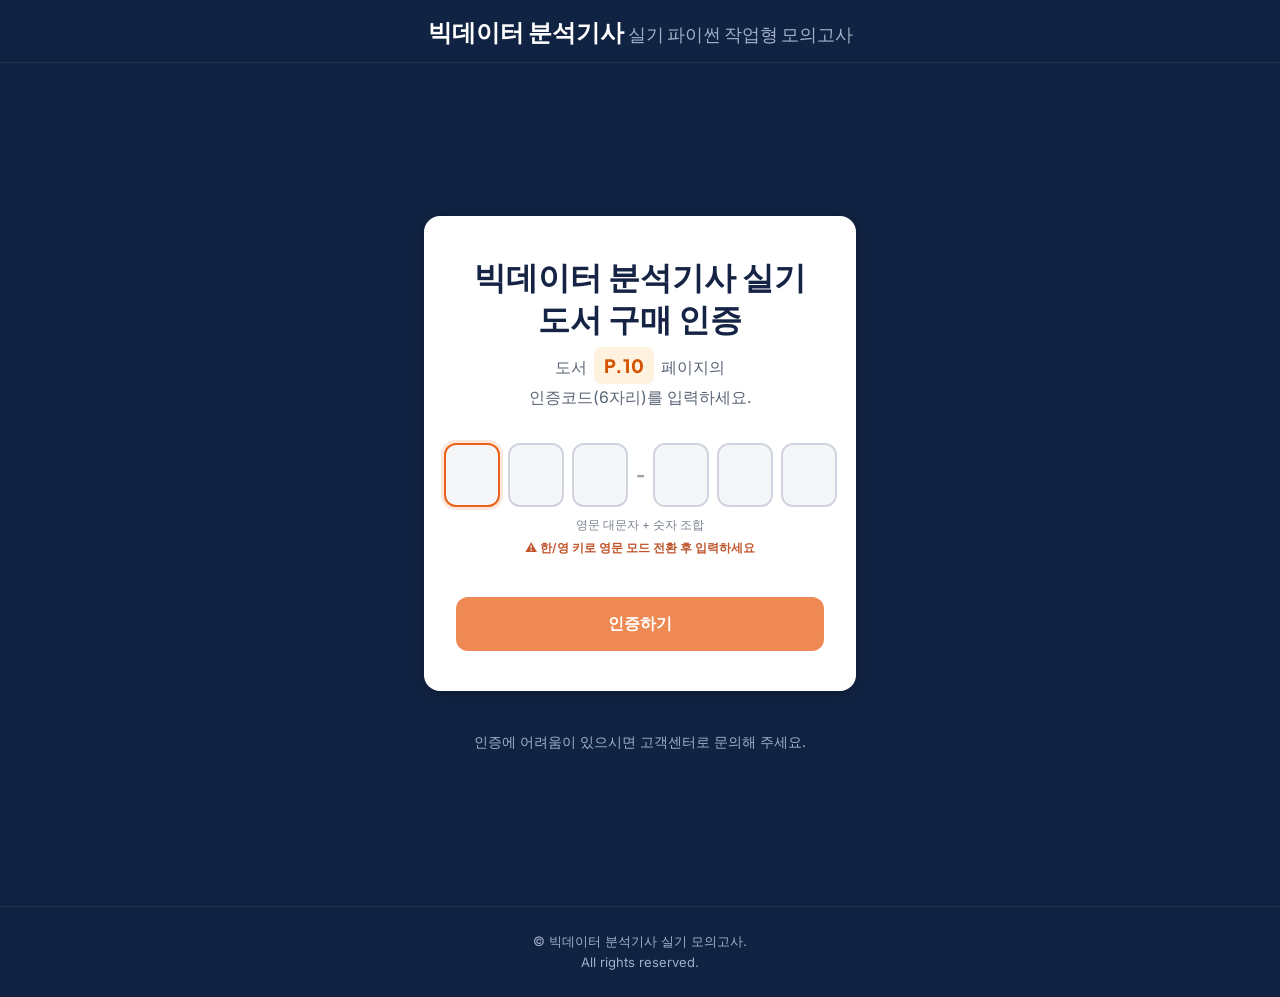
<file: index.html>
<!DOCTYPE html>
<html lang="ko">
<head>
  <meta charset="UTF-8">
  <meta name="viewport" content="width=device-width, initial-scale=1.0">
  <title>빅데이터 분석기사 실기 파이썬 작업형 모의고사</title>
  <meta name="description" content="빅데이터 분석기사 자격증 모의고사 - 도서 구매자 전용 학습 서비스">
  <style>
    body { margin: 0; display: flex; align-items: center; justify-content: center; min-height: 100vh; font-family: system-ui, sans-serif; background: #fbf8ff; color: #31323b; }
    .loading { text-align: center; }
    .spinner { width: 32px; height: 32px; border: 3px solid #ddd; border-top-color: #4f5d8c; border-radius: 50%; animation: spin 0.6s linear infinite; margin: 0 auto 1rem; }
    @keyframes spin { to { transform: rotate(360deg); } }
  </style>
  <script>
    (function () {
      var isMobile = /Android|iPhone|iPad|iPod|webOS|BlackBerry|Opera Mini|IEMobile/i.test(navigator.userAgent)
        || window.innerWidth < 768;

      // QR이 인코딩한 ?track= 파라미터를 리디렉트 후에도 유지
      var qs = window.location.search || '';

      if (isMobile) {
        window.location.replace('mobile.html' + qs);
        return;
      }

      try {
        var auth = JSON.parse(localStorage.getItem('bigdata_auth'));
        if (auth && auth.authenticated) {
          window.location.replace('lobby.html' + qs);
          return;
        }
      } catch (e) {}

      window.location.replace('auth.html' + qs);
    })();
  </script>
</head>
<body>
  <div class="loading">
    <div class="spinner"></div>
    <p>로딩 중...</p>
  </div>
</body>
</html>
</file>
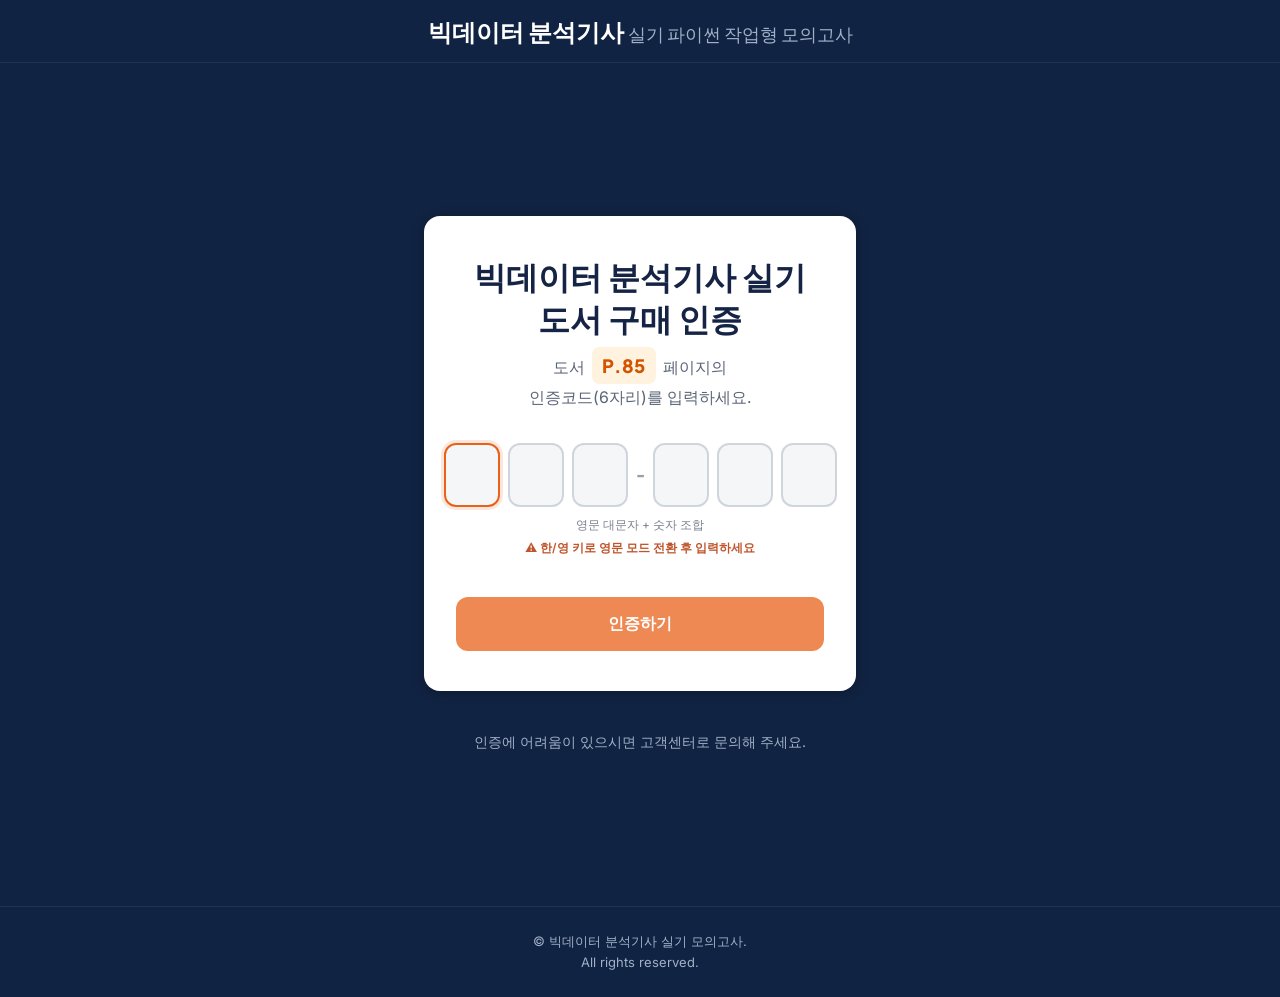
<file: auth.html>
<!DOCTYPE html>
<html lang="ko">
<head>
  <meta charset="UTF-8">
  <meta name="viewport" content="width=device-width, initial-scale=1.0">
  <title>빅데이터 분석기사 실기 파이썬 작업형 모의고사 - 도서 인증</title>
  <meta name="description" content="빅데이터 분석기사 실기 모의고사 서비스 - 도서 인증 후 학습을 시작하세요.">
  <link rel="icon" type="image/jpeg" href="assets/favicon.jpg">
  <meta property="og:title" content="빅데이터 분석기사 실기 파이썬 작업형 모의고사">
  <meta property="og:description" content="빅데이터 분석기사 자격증 모의고사 - 도서 구매자 전용 학습 서비스">
  <meta property="og:image" content="assets/og-image.jpg">
  <meta property="og:type" content="website">
  <!-- Fonts -->
  <link rel="preconnect" href="https://fonts.googleapis.com">
  <link rel="preconnect" href="https://fonts.gstatic.com" crossorigin>
  <link href="https://fonts.googleapis.com/css2?family=Plus+Jakarta+Sans:wght@400;500;600;700;800&family=Inter:wght@400;500;600&family=Space+Grotesk:wght@400;500;600;700&family=Manrope:wght@400;500;600;700&family=JetBrains+Mono:wght@400;500;700&display=swap" rel="stylesheet">
  <!-- FOUC prevention: apply theme before paint -->
  <link rel="stylesheet" href="css/theme-a.css">
  <link rel="stylesheet" href="css/base.css">
</head>
<body>
  <!-- Header -->
  <header class="header" style="justify-content: center;">
    <div class="logo">빅데이터 분석기사 <span class="logo-sub">실기 파이썬 작업형 모의고사</span></div>
  </header>

  <!-- Main Content -->
  <main style="min-height: calc(100vh - 57px); display: flex; align-items: center; justify-content: center;">
    <div class="container-narrow text-center">
      <div class="animate-in">
        <!-- Auth Card (white background) -->
        <div class="auth-card">
          <h1 class="auth-card-title">빅데이터 분석기사 실기<br>도서 구매 인증</h1>
          <p class="auth-card-desc">
            도서 <strong class="page-callout">P.<span id="page-number">--</span></strong> 페이지의<br>인증코드(6자리)를 입력하세요.
          </p>

          <!-- OTP Input -->
          <form id="auth-form" autocomplete="off">
            <div class="flex flex-center gap-sm" id="otp-container" style="margin-bottom: 0.5rem;">
              <input type="text" class="otp-input" maxlength="1" inputmode="latin" autocomplete="off" lang="en" autocapitalize="characters" spellcheck="false" data-index="0" aria-label="인증코드 1자리">
              <input type="text" class="otp-input" maxlength="1" inputmode="latin" autocomplete="off" lang="en" autocapitalize="characters" spellcheck="false" data-index="1" aria-label="인증코드 2자리">
              <input type="text" class="otp-input" maxlength="1" inputmode="latin" autocomplete="off" lang="en" autocapitalize="characters" spellcheck="false" data-index="2" aria-label="인증코드 3자리">
              <div style="width: 12px; display: flex; align-items: center; justify-content: center; color: #9aa0a8; font-size: 1.25rem; font-weight: 700;">-</div>
              <input type="text" class="otp-input" maxlength="1" inputmode="latin" autocomplete="off" lang="en" autocapitalize="characters" spellcheck="false" data-index="3" aria-label="인증코드 4자리">
              <input type="text" class="otp-input" maxlength="1" inputmode="latin" autocomplete="off" lang="en" autocapitalize="characters" spellcheck="false" data-index="4" aria-label="인증코드 5자리">
              <input type="text" class="otp-input" maxlength="1" inputmode="latin" autocomplete="off" lang="en" autocapitalize="characters" spellcheck="false" data-index="5" aria-label="인증코드 6자리">
            </div>

            <p class="text-xs" style="margin-bottom: 0.25rem; color: #7a8290;">영문 대문자 + 숫자 조합</p>
            <p class="text-xs" style="margin-bottom: 1.5rem; color: #c0552c; font-weight: 600;">⚠ 한/영 키로 영문 모드 전환 후 입력하세요</p>

            <div class="error-msg" id="error-msg">인증 코드가 올바르지 않습니다.</div>

            <button type="submit" class="btn btn-primary btn-lg w-full" id="verify-btn" disabled style="margin-top: 1rem;">
              인증하기
            </button>

            <p class="text-xs" id="lockout-msg" style="margin-top: 0.75rem; display: none; color: #7a8290;"></p>
          </form>
        </div>

        <!-- Help text (navy background) -->
        <div style="margin-top: 2.5rem;">
          <p class="text-sm text-muted">인증에 어려움이 있으시면 고객센터로 문의해 주세요.</p>
        </div>
      </div>
    </div>
  </main>

  <footer class="footer">&copy; 빅데이터 분석기사 실기 모의고사.<br>All rights reserved.</footer>

  <!-- Toast -->
  <div class="toast" id="toast"></div>

  <script src="js/auth.js"></script>
  <script src="js/protection.js"></script>
</body>
</html>
</file>
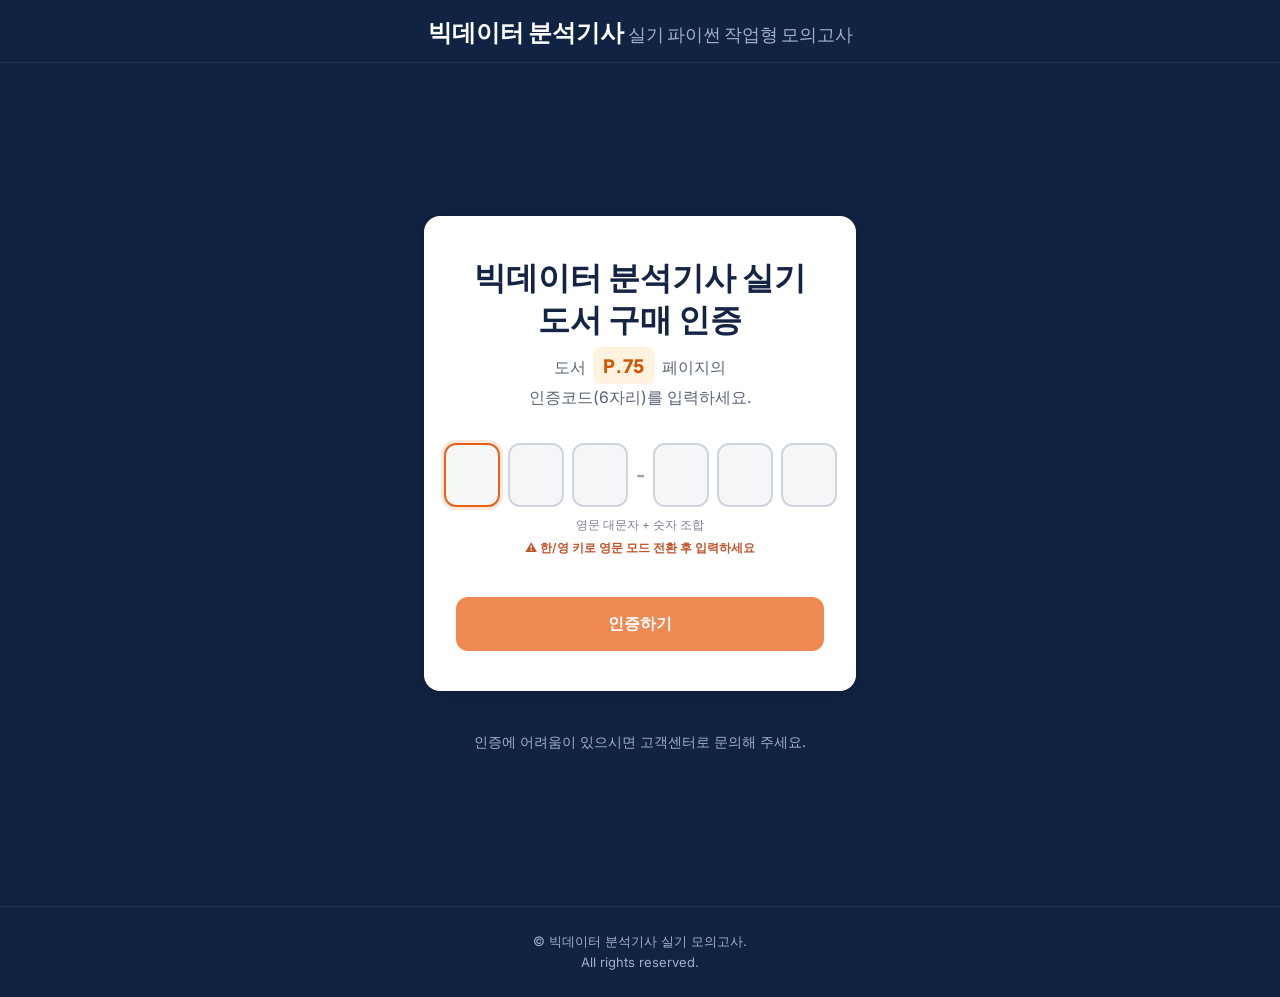
<file: lobby.html>
<!DOCTYPE html>
<html lang="ko">
<head>
  <meta charset="UTF-8">
  <meta name="viewport" content="width=device-width, initial-scale=1.0">
  <title>빅데이터 분석기사 실기 파이썬 작업형 모의고사 - 학습 로비</title>
  <link rel="icon" type="image/jpeg" href="assets/favicon.jpg">
  <meta property="og:title" content="빅데이터 분석기사 실기 파이썬 작업형 모의고사">
  <meta property="og:description" content="빅데이터 분석기사 자격증 모의고사 - 도서 구매자 전용 학습 서비스">
  <meta property="og:image" content="assets/og-image.jpg">
  <meta property="og:type" content="website">
  <link rel="preconnect" href="https://fonts.googleapis.com">
  <link rel="preconnect" href="https://fonts.gstatic.com" crossorigin>
  <link href="https://fonts.googleapis.com/css2?family=Plus+Jakarta+Sans:wght@400;500;600;700;800&family=Inter:wght@400;500;600&family=Space+Grotesk:wght@400;500;600;700&family=Manrope:wght@400;500;600;700&display=swap" rel="stylesheet">
  <link rel="stylesheet" href="css/theme-a.css">
  <link rel="stylesheet" href="css/base.css">
</head>
<body>
  <!-- Auth Guard -->
  <script>
    (function(){
      try {
        var auth = JSON.parse(localStorage.getItem('bigdata_auth'));
        if (!auth || !auth.authenticated) { window.location.replace('auth.html'); }
      } catch(e) { window.location.replace('auth.html'); }
    })();
  </script>

  <!-- Header -->
  <header class="header">
    <div class="logo">빅데이터 분석기사 <span class="logo-sub">실기 파이썬 작업형 모의고사</span></div>
    <div class="header-actions">
      <button class="btn btn-ghost btn-sm" id="lobby-notice-btn" aria-label="안내 다시 보기" title="Colab · 로컬 Jupyter 호환 안내">ⓘ</button>
      <button class="btn btn-ghost btn-sm" id="logout-btn">로그아웃</button>
    </div>
  </header>

  <!-- Main -->
  <main class="lobby-main">
  <div class="container" style="padding-top: 2rem; padding-bottom: 3rem;">
    <div class="lobby-layout">
      <!-- Left: Exam Cards Grid -->
      <div class="lobby-cards">
        <div class="grid grid-2" id="exam-grid">
          <!-- Rendered by JS -->
        </div>
      </div>

      <!-- Right: Sidebar Stats -->
      <div class="lobby-sidebar">
        <div class="lobby-stat-card">
          <h3>전체 통계</h3>
          <div class="lobby-stat-row">
            <span>전체 회차</span>
            <span id="stat-total-exams">10</span>
          </div>
          <div class="lobby-stat-row">
            <span>활성 회차</span>
            <span id="stat-active-exams">1</span>
          </div>
          <div class="lobby-stat-row">
            <span>회차당 문항</span>
            <span id="stat-total-questions">6~8</span>
          </div>
          <div class="lobby-stat-row">
            <span>합격선</span>
            <span>60점 / 100점</span>
          </div>
          <div class="lobby-stat-row">
            <span>제한 시간</span>
            <span>180분</span>
          </div>
        </div>
        <div class="lobby-stat-card">
          <h3>내 점수 기록<br><small style="font-weight:400; color:#7a8290;">(Local Storage)</small></h3>
          <div class="lobby-stat-row">
            <span>학습 완료 문항</span>
            <span id="stat-viewed">0</span>
          </div>
          <div class="lobby-stat-row">
            <span>진행률</span>
            <span id="stat-progress">0%</span>
          </div>
        </div>
      </div>
    </div>
  </div>
  </main>

  <footer class="footer">&copy; 빅데이터 분석기사 실기 모의고사. All rights reserved.</footer>

  <!-- Toast -->
  <div class="toast" id="toast"></div>

  <script src="js/colab-notice.js"></script>
  <script src="js/lobby-notice.js"></script>
  <script src="js/lobby.js"></script>
  <script src="js/protection.js"></script>
</body>
</html>
</file>
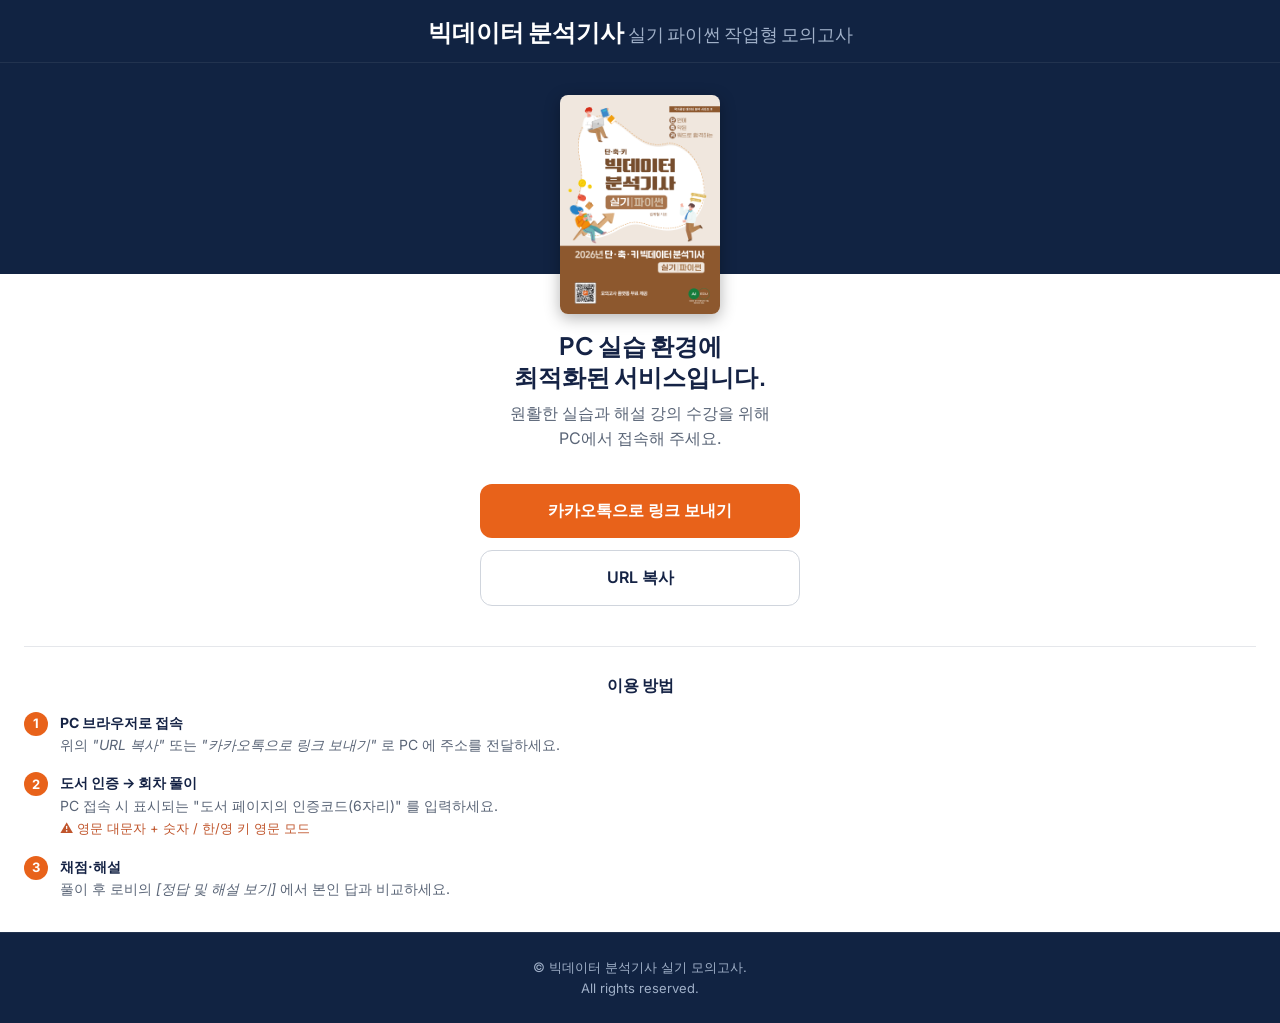
<file: mobile.html>
<!DOCTYPE html>
<html lang="ko">
<head>
  <meta charset="UTF-8">
  <meta name="viewport" content="width=device-width, initial-scale=1.0">
  <title>빅데이터 분석기사 실기 파이썬 작업형 모의고사 - 모바일 안내</title>
  <meta name="description" content="빅데이터 분석기사 실기 모의고사는 PC 환경에서 최적화되어 있습니다.">
  <link rel="icon" type="image/jpeg" href="assets/favicon.jpg">
  <meta property="og:title" content="빅데이터 분석기사 실기 파이썬 작업형 모의고사">
  <meta property="og:description" content="빅데이터 분석기사 자격증 모의고사 - 도서 구매자 전용 학습 서비스">
  <meta property="og:image" content="assets/og-image.jpg">
  <meta property="og:type" content="website">
  <link rel="preconnect" href="https://fonts.googleapis.com">
  <link rel="preconnect" href="https://fonts.gstatic.com" crossorigin>
  <link href="https://fonts.googleapis.com/css2?family=Plus+Jakarta+Sans:wght@400;500;600;700;800&family=Inter:wght@400;500;600&family=Space+Grotesk:wght@400;500;600;700&family=Manrope:wght@400;500;600;700&display=swap" rel="stylesheet">
  <link rel="stylesheet" href="css/theme-a.css">
  <link rel="stylesheet" href="css/base.css">
  <style>
    .mobile-hero {
      display: flex;
      flex-direction: column;
      align-items: stretch;
      justify-content: flex-start;
      padding: 0;
      text-align: center;
    }
    .mobile-icon {
      font-size: 4rem;
      margin-bottom: 1.5rem;
    }
    .mobile-actions {
      display: flex;
      flex-direction: column;
      gap: 0.75rem;
      width: 100%;
      max-width: 320px;
      margin: 2rem auto 0;
    }
    .feature-list {
      list-style: none;
      text-align: left;
      margin: 2rem 0;
      max-width: 320px;
    }
    .feature-list li {
      display: flex;
      align-items: flex-start;
      gap: 0.75rem;
      padding: 0.5rem 0;
      font-size: 0.9375rem;
      color: var(--color-on-surface-variant);
    }
    .feature-list li .icon {
      flex-shrink: 0;
      width: 24px;
      text-align: center;
    }
  </style>
</head>
<body>
  <!-- Header -->
  <header class="header" style="justify-content: center;">
    <div class="logo">빅데이터 분석기사 <span class="logo-sub">실기 파이썬 작업형 모의고사</span></div>
  </header>

  <div class="mobile-hero" style="padding: 0;">
    <div class="animate-in" style="width: 100%;">
      <!-- Track badge (QR ?track= 파라미터 인식) -->
      <div id="track-badge-container" style="background: var(--color-surface); padding: 1.25rem 1.5rem 0; text-align: center; display: none;">
        <span id="track-badge" style="display: inline-flex; align-items: center; gap: 0.5rem; padding: 0.4rem 0.875rem; border-radius: 9999px; background: rgba(232,98,26,0.15); color: #e8621a; font-weight: 600; font-size: 0.8125rem; letter-spacing: 0.04em;">
          <span style="width: 8px; height: 8px; border-radius: 50%; background: #e8621a;"></span>
          <span id="track-label">Python 트랙</span>
        </span>
      </div>

      <!-- Book Cover (navy background, image overlaps into white) -->
      <div style="background: var(--color-surface); padding: 2rem 1.5rem 0; text-align: center;">
        <img src="assets/book-cover.jpg" alt="빅데이터 분석기사 실기 파이썬 작업형 모의고사" style="width: 160px; margin: 0 auto; border-radius: 8px; box-shadow: 0 4px 16px rgba(0,0,0,0.3); position: relative; margin-bottom: -40px;">
      </div>

      <!-- White section: text + buttons -->
      <div style="background: #ffffff; padding: 3.5rem 1.5rem 2rem; text-align: center;">
        <h1 style="margin-bottom: 0.5rem; font-size: 1.5rem; color: #152345;">PC 실습 환경에<br>최적화된 서비스입니다.</h1>
        <p style="max-width: 300px; margin: 0 auto 2rem; color: #5a6577;">
          원활한 실습과 해설 강의 수강을 위해<br>PC에서 접속해 주세요.
        </p>

        <div class="mobile-actions" style="margin-top: 0;">
          <button class="btn btn-primary btn-lg w-full" id="share-btn">
            카카오톡으로 링크 보내기
          </button>
          <button class="btn btn-secondary btn-lg w-full" id="copy-link-btn" style="background: #ffffff; color: #152345; border: 1px solid #d0d5dd;">
            URL 복사
          </button>
        </div>

        <!-- 이용 방법 도움말 -->
        <div style="margin-top: 2.5rem; padding-top: 1.75rem; border-top: 1px solid #e5e7eb; text-align: left;">
          <h3 style="font-size: 1rem; font-weight: 700; color: #152345; margin-bottom: 1rem; text-align: center;">이용 방법</h3>
          <ol style="list-style: none; padding: 0; margin: 0; counter-reset: step;">
            <li style="display: flex; gap: 0.75rem; margin-bottom: 1rem; counter-increment: step;">
              <span style="flex-shrink: 0; width: 1.5rem; height: 1.5rem; border-radius: 50%; background: #e8621a; color: #fff; font-size: 0.8125rem; font-weight: 700; display: inline-flex; align-items: center; justify-content: center;">1</span>
              <div style="font-size: 0.875rem; color: #5a6577; line-height: 1.6;">
                <strong style="color: #152345;">PC 브라우저로 접속</strong><br>
                위의 <em>"URL 복사"</em> 또는 <em>"카카오톡으로 링크 보내기"</em> 로 PC 에 주소를 전달하세요.
              </div>
            </li>
            <li style="display: flex; gap: 0.75rem; margin-bottom: 1rem; counter-increment: step;">
              <span style="flex-shrink: 0; width: 1.5rem; height: 1.5rem; border-radius: 50%; background: #e8621a; color: #fff; font-size: 0.8125rem; font-weight: 700; display: inline-flex; align-items: center; justify-content: center;">2</span>
              <div style="font-size: 0.875rem; color: #5a6577; line-height: 1.6;">
                <strong style="color: #152345;">도서 인증 → 회차 풀이</strong><br>
                PC 접속 시 표시되는 "도서 페이지의 인증코드(6자리)" 를 입력하세요.<br>
                <span style="font-size: 0.8125rem; color: #c0552c;">⚠ 영문 대문자 + 숫자 / 한/영 키 영문 모드</span>
              </div>
            </li>
            <li style="display: flex; gap: 0.75rem; counter-increment: step;">
              <span style="flex-shrink: 0; width: 1.5rem; height: 1.5rem; border-radius: 50%; background: #e8621a; color: #fff; font-size: 0.8125rem; font-weight: 700; display: inline-flex; align-items: center; justify-content: center;">3</span>
              <div style="font-size: 0.875rem; color: #5a6577; line-height: 1.6;">
                <strong style="color: #152345;">채점·해설</strong><br>
                풀이 후 로비의 <em>[정답 및 해설 보기]</em> 에서 본인 답과 비교하세요.
              </div>
            </li>
          </ol>
        </div>
      </div>

    </div>
  </div>

  <footer class="footer">&copy; 빅데이터 분석기사 실기 모의고사.<br>All rights reserved.</footer>

  <!-- Toast -->
  <div class="toast" id="toast"></div>

  <script>
    // Track 배지 표시 (?track=python|r 인식)
    (function () {
      var params = new URLSearchParams(window.location.search);
      var track = params.get('track');
      if (track === 'python' || track === 'r') {
        var label = track === 'r' ? 'R 트랙' : 'Python 트랙';
        document.getElementById('track-label').textContent = label;
        document.getElementById('track-badge-container').style.display = 'block';
        try { sessionStorage.setItem('bigdata_track', track); } catch (e) {}
      }
    })();

    // Link copy (트랙 파라미터 보존)
    document.getElementById('copy-link-btn').addEventListener('click', function () {
      var url = window.location.origin + window.location.pathname.replace(/mobile(\.html)?$/, '') + window.location.search;
      if (navigator.clipboard) {
        navigator.clipboard.writeText(url).then(function () {
          showToast('링크가 복사되었습니다!');
        });
      } else {
        // Fallback
        var ta = document.createElement('textarea');
        ta.value = url;
        document.body.appendChild(ta);
        ta.select();
        document.execCommand('copy');
        document.body.removeChild(ta);
        showToast('링크가 복사되었습니다!');
      }
    });

    // Web Share API (트랙 파라미터 보존)
    document.getElementById('share-btn').addEventListener('click', function () {
      var url = window.location.origin + window.location.pathname.replace(/mobile(\.html)?$/, '') + window.location.search;
      if (navigator.share) {
        navigator.share({
          title: '빅데이터 분석기사 실기 모의고사',
          text: '빅데이터 분석기사 자격증 모의고사 연습 - PC에서 접속하세요!',
          url: url
        }).catch(function () {});
      } else {
        // Fallback: copy link
        if (navigator.clipboard) {
          navigator.clipboard.writeText(url);
        }
        showToast('이 브라우저에서는 링크 복사로 대체됩니다.');
      }
    });

    function showToast(msg) {
      var toast = document.getElementById('toast');
      toast.textContent = msg;
      toast.classList.add('show');
      setTimeout(function () { toast.classList.remove('show'); }, 2000);
    }
  </script>
</body>
</html>
</file>
<file: css/theme-a.css>
/* Theme: BigData Analytics Exam (Navy + White Card + Orange Accent) */
/* 클라이언트 이미지 픽셀 추출 기반 색상 */
:root {
  /* Primary - Orange accent (버튼) */
  --color-primary: #e8621a;
  --color-primary-dim: #d35400;
  --color-primary-container: #f45e07;
  --color-on-primary: #ffffff;
  --color-on-primary-container: #ffffff;

  /* Secondary */
  --color-secondary: #4a5a6d;
  --color-secondary-dim: #3d4e60;
  --color-secondary-container: #e8ecf1;
  --color-on-secondary: #112342;

  /* Tertiary */
  --color-tertiary: #f39c12;
  --color-tertiary-container: #fde8c0;
  --color-on-tertiary-container: #5a3210;

  /* Surface & Background - Navy */
  --color-surface: #112342;
  --color-surface-dim: #0b1c3d;
  --color-surface-container: #152345;
  --color-surface-container-low: #0f2040;
  --color-surface-container-high: #1a2d50;
  --color-surface-container-highest: #203558;
  --color-surface-container-lowest: #091530;
  --color-background: #112342;

  /* Text */
  --color-on-surface: #e8ecf5;
  --color-on-surface-variant: #a0b0c8;
  --color-on-background: #e8ecf5;

  /* Outline */
  --color-outline: #4a5a6d;
  --color-outline-variant: rgba(74, 90, 109, 0.3);

  /* Status */
  --color-error: #e74c3c;
  --color-error-container: #4a1515;
  --color-success: #27ae60;
  --color-success-light: #e8f5e9;
  --color-warning: #f39c12;

  /* Inverse */
  --color-inverse-surface: #e8ecf5;
  --color-inverse-on-surface: #112342;

  /* Typography */
  --font-headline: 'Plus Jakarta Sans', sans-serif;
  --font-body: 'Inter', sans-serif;
  --font-label: 'Inter', sans-serif;
  --font-code: 'JetBrains Mono', 'Fira Code', monospace;

  /* Shape */
  --radius-sm: 0.5rem;
  --radius-md: 0.75rem;
  --radius-lg: 1rem;
  --radius-xl: 1.25rem;
  --radius-full: 9999px;

  /* Elevation */
  --shadow-sm: 0 1px 4px rgba(0,0,0,0.2);
  --shadow-md: 0 2px 12px rgba(0,0,0,0.25);
  --shadow-lg: 0 4px 24px rgba(0,0,0,0.3);

  /* Glassmorphism */
  --glass-bg: transparent;
  --glass-border: transparent;
  --glass-blur: 0;

  /* Specific component tokens */
  --card-bg: #ffffff;
  --card-border: rgba(0, 0, 0, 0.06);
  --card-hover-shadow: 0 2px 12px rgba(0,0,0,0.15);
  --input-bg: #ffffff;
  --input-border: #d0d5dd;
  --input-focus-border: #e8621a;
  --badge-bg: #fff3e0;
  --badge-text: #d35400;
  --code-bg: #1e1e2e;
  --code-text: #e8ecf5;
  --sidebar-bg: var(--color-surface-container);
  --sidebar-active-bg: #e8621a;
  --sidebar-active-text: #ffffff;
  --btn-primary-bg: #e8621a;
  --btn-primary-text: #ffffff;
  --btn-primary-hover: #d35400;
  --progress-bg: rgba(255,255,255,0.2);
  --progress-fill: #e8621a;
  --tooltip-bg: var(--color-surface-container-highest);
  --tooltip-text: var(--color-on-surface);
}
</file>
<file: css/base.css>
/* === Reset & Base === */
*, *::before, *::after {
  margin: 0;
  padding: 0;
  box-sizing: border-box;
}

html {
  font-size: 16px;
  scroll-behavior: smooth;
  -webkit-text-size-adjust: 100%;
}

body {
  font-family: var(--font-body);
  background-color: var(--color-background);
  color: var(--color-on-surface);
  line-height: 1.6;
  min-height: 100vh;
  transition: background-color 0.3s ease, color 0.3s ease;
}

a {
  color: var(--color-primary);
  text-decoration: none;
  transition: color 0.2s;
}

a:hover {
  color: var(--color-primary-dim);
}

img {
  max-width: 100%;
  height: auto;
  display: block;
}

button {
  cursor: pointer;
  border: none;
  font-family: inherit;
  font-size: inherit;
  transition: all 0.2s ease;
}

input {
  font-family: inherit;
  font-size: inherit;
  outline: none;
}

/* === Typography === */
h1, h2, h3, h4 {
  font-family: var(--font-headline);
  font-weight: 700;
  line-height: 1.3;
  color: var(--color-on-surface);
}

h1 { font-size: 2rem; }
h2 { font-size: 1.5rem; }
h3 { font-size: 1.25rem; }
h4 { font-size: 1.1rem; }

.text-sm { font-size: 0.875rem; }
.text-xs { font-size: 0.75rem; }
.text-lg { font-size: 1.125rem; }
.text-muted { color: var(--color-on-surface-variant); }

/* === Layout Utilities === */
.container {
  width: 100%;
  max-width: 1200px;
  margin: 0 auto;
  padding: 0 1.5rem;
}

.container-narrow {
  max-width: 480px;
  margin: 0 auto;
  padding: 0 1.5rem;
}

.flex { display: flex; }
.flex-col { flex-direction: column; }
.flex-center { align-items: center; justify-content: center; }
.flex-between { justify-content: space-between; }
.flex-wrap { flex-wrap: wrap; }
.gap-xs { gap: 0.25rem; }
.gap-sm { gap: 0.5rem; }
.gap-md { gap: 1rem; }
.gap-lg { gap: 1.5rem; }
.gap-xl { gap: 2rem; }
.items-center { align-items: center; }
.text-center { text-align: center; }

.grid {
  display: grid;
  gap: 1.5rem;
}

.grid-2 { grid-template-columns: repeat(2, 1fr); }
.grid-3 { grid-template-columns: repeat(3, 1fr); }

.w-full { width: 100%; }
.mx-auto { margin-left: auto; margin-right: auto; }
.mt-sm { margin-top: 0.5rem; }
.mt-md { margin-top: 1rem; }
.mt-lg { margin-top: 1.5rem; }
.mt-xl { margin-top: 2rem; }
.mb-sm { margin-bottom: 0.5rem; }
.mb-md { margin-bottom: 1rem; }
.mb-lg { margin-bottom: 1.5rem; }
.p-sm { padding: 0.5rem; }
.p-md { padding: 1rem; }
.p-lg { padding: 1.5rem; }
.p-xl { padding: 2rem; }

/* === Components: Header / Nav === */
.header {
  position: sticky;
  top: 0;
  z-index: 100;
  background: var(--color-surface);
  border-bottom: 1px solid var(--color-outline-variant);
  padding: 0.75rem 1.5rem;
  display: flex;
  align-items: center;
  justify-content: space-between;
  transition: background-color 0.3s ease;
}

.header .logo {
  font-family: var(--font-headline);
  font-weight: 800;
  font-size: 1.5rem;
  color: #ffffff;
}

.header .logo .logo-sub {
  color: var(--color-on-surface-variant);
  font-weight: 500;
  font-size: 1.1rem;
}

/* Header Search (dummy) */
.header-search {
  flex: 1;
  max-width: 480px;
  margin: 0 1.5rem;
  position: relative;
}

.header-search input {
  width: 100%;
  padding: 0.5rem 2.5rem 0.5rem 1rem;
  border-radius: var(--radius-full);
  border: 1px solid rgba(255, 255, 255, 0.25);
  background: rgba(255, 255, 255, 0.1);
  color: rgba(255, 255, 255, 0.6);
  font-size: 0.8125rem;
  outline: none;
}

.header-search input::placeholder {
  color: rgba(255, 255, 255, 0.5);
}

.header-search-icon {
  position: absolute;
  right: 0.75rem;
  top: 50%;
  transform: translateY(-50%);
  font-size: 0.875rem;
  opacity: 0.5;
}

.header-actions {
  display: flex;
  align-items: center;
  gap: 0.75rem;
}

/* === Components: Theme Toggle === */
.theme-toggle {
  width: 40px;
  height: 40px;
  border-radius: var(--radius-full);
  background: var(--color-surface-container);
  display: flex;
  align-items: center;
  justify-content: center;
  font-size: 1.25rem;
  color: var(--color-on-surface-variant);
  border: 1px solid var(--color-outline-variant);
  transition: all 0.2s ease;
}

.theme-toggle:hover {
  background: var(--color-surface-container-high);
  color: var(--color-primary);
}

/* === Components: Card === */
.card {
  background: var(--card-bg);
  border-radius: var(--radius-lg);
  padding: 1.5rem;
  border: 1px solid var(--card-border);
  box-shadow: var(--shadow-sm);
  transition: box-shadow 0.2s ease, transform 0.2s ease;
  color: var(--color-inverse-on-surface);
}

.card h1,
.card h2,
.card h3,
.card h4,
.card h5,
.card h6 {
  color: var(--color-inverse-on-surface);
}

.card:hover {
  box-shadow: var(--card-hover-shadow);
}

.card-clickable:hover {
  transform: translateY(-2px);
  cursor: pointer;
}

/* === Components: Button === */
.btn {
  display: inline-flex;
  align-items: center;
  justify-content: center;
  gap: 0.5rem;
  padding: 0.75rem 1.5rem;
  border-radius: var(--radius-md);
  font-weight: 600;
  font-family: var(--font-label);
  font-size: 0.9375rem;
  transition: all 0.2s ease;
  white-space: nowrap;
}

.btn-primary {
  background: var(--btn-primary-bg);
  color: var(--btn-primary-text);
}

.btn-primary:hover {
  background: var(--btn-primary-hover);
  transform: translateY(-1px);
}

.btn-secondary {
  background: var(--color-surface-container);
  color: var(--color-on-surface);
  border: 1px solid var(--color-outline-variant);
}

.btn-secondary:hover {
  background: var(--color-surface-container-high);
}

.btn-tertiary {
  background: var(--color-tertiary);
  color: #ffffff;
}

.btn-tertiary:hover {
  opacity: 0.9;
}

.btn-ghost {
  background: transparent;
  color: var(--color-primary);
  padding: 0.5rem 1rem;
}

.btn-ghost:hover {
  background: var(--color-surface-container);
}

.btn-sm {
  padding: 0.5rem 1rem;
  font-size: 0.8125rem;
}

.btn-lg {
  padding: 1rem 2rem;
  font-size: 1rem;
}

.btn:disabled {
  opacity: 0.75;
  cursor: not-allowed;
  transform: none;
}

.btn-icon {
  width: 40px;
  height: 40px;
  padding: 0;
  border-radius: var(--radius-full);
  display: inline-flex;
  align-items: center;
  justify-content: center;
}

/* === Components: Badge === */
.badge {
  display: inline-flex;
  align-items: center;
  padding: 0.25rem 0.75rem;
  border-radius: var(--radius-full);
  font-size: 0.75rem;
  font-weight: 600;
  font-family: var(--font-label);
  background: var(--badge-bg);
  color: var(--badge-text);
}

.badge-success {
  background: var(--color-success-light);
  color: var(--color-success);
}

.badge-warning {
  background: rgba(245, 158, 11, 0.15);
  color: var(--color-warning);
}

/* === Components: Input === */
.input {
  width: 100%;
  padding: 0.75rem 1rem;
  background: var(--input-bg);
  border: 2px solid var(--input-border);
  border-radius: var(--radius-md);
  color: var(--color-on-surface);
  font-size: 1rem;
  transition: border-color 0.2s ease, box-shadow 0.2s ease;
}

.input:focus {
  border-color: var(--input-focus-border);
  box-shadow: 0 0 0 3px rgba(79, 93, 140, 0.15);
}

/* Auth Card - white card on navy background */
.auth-card {
  background: #ffffff;
  border-radius: var(--radius-lg);
  padding: 2.5rem 2rem;
  box-shadow: var(--shadow-md);
}

.auth-card-title {
  color: #152345;
  margin-bottom: 0.5rem;
}

.auth-card-desc {
  color: #5a6577;
  margin-bottom: 2rem;
  line-height: 1.7;
}

.auth-card-desc .page-callout {
  display: inline-block;
  padding: 0.15em 0.55em;
  margin: 0 0.15em;
  background: #fff3e0;
  color: #d35400;
  border-radius: 0.4em;
  font-family: var(--font-headline);
  font-weight: 800;
  font-size: 1.15em;
  letter-spacing: 0.02em;
}

.auth-card .otp-input {
  background: #f5f6f8;
  border-color: #d0d5dd;
  color: #152345;
}

.auth-card .otp-input:focus {
  border-color: #e8621a;
  box-shadow: 0 0 0 3px rgba(232, 98, 26, 0.15);
}

.auth-card .error-msg {
  color: #e74c3c;
}

/* OTP Input */
.otp-input {
  width: 3.5rem;
  height: 4rem;
  text-align: center;
  font-size: 1.5rem;
  font-weight: 700;
  font-family: var(--font-headline);
  text-transform: uppercase;
  background: var(--input-bg);
  border: 2px solid var(--input-border);
  border-radius: var(--radius-md);
  color: var(--color-on-surface);
  transition: all 0.2s ease;
  ime-mode: disabled; /* 구형 브라우저용 한글 IME 차단 fallback (modern browser는 JS composition 이벤트로 처리) */
}

.otp-input:focus {
  border-color: var(--color-primary);
  box-shadow: 0 0 0 3px rgba(79, 93, 140, 0.2);
}

.otp-input.error {
  border-color: var(--color-error);
  animation: shake 0.4s ease;
}

.otp-input.success {
  border-color: var(--color-success);
}

/* === Components: Progress Bar === */
.progress-bar {
  width: 100%;
  height: 8px;
  background: var(--progress-bg);
  border-radius: var(--radius-full);
  overflow: hidden;
}

.progress-bar-fill {
  height: 100%;
  background: var(--progress-fill);
  border-radius: var(--radius-full);
  transition: width 0.5s ease;
}

/* === Components: Accordion === */
.accordion {
  border: 1px solid var(--color-outline-variant);
  border-radius: var(--radius-md);
  overflow: hidden;
}

.accordion-header {
  width: 100%;
  padding: 1rem 1.25rem;
  background: var(--color-surface-container);
  color: var(--color-on-surface);
  font-weight: 600;
  font-family: var(--font-label);
  display: flex;
  align-items: center;
  justify-content: space-between;
  cursor: pointer;
  border: none;
  text-align: left;
  transition: background 0.2s;
}

.accordion-header:hover {
  background: var(--color-surface-container-high);
}

.accordion-icon {
  transition: transform 0.3s ease;
  font-size: 1.25rem;
  color: var(--color-on-surface-variant);
}

.accordion-header[aria-expanded="true"] .accordion-icon {
  transform: rotate(180deg);
}

.accordion-body {
  max-height: 0;
  overflow: hidden;
  transition: max-height 0.3s ease;
}

.accordion-body.open {
  max-height: 2000px;
}

.accordion-content {
  padding: 1.25rem;
}

/* === Components: Code Block === */
.code-block {
  position: relative;
  background: var(--code-bg);
  border-radius: var(--radius-md);
  overflow: hidden;
  margin: 1rem 0;
}

.code-block-header {
  display: flex;
  align-items: center;
  justify-content: space-between;
  padding: 0.5rem 1rem;
  background: rgba(0,0,0,0.2);
  font-size: 0.75rem;
  color: var(--color-on-surface-variant);
  font-family: var(--font-label);
}

.code-block pre {
  padding: 1rem;
  overflow-x: auto;
  font-family: var(--font-code);
  font-size: 0.875rem;
  line-height: 1.7;
  color: var(--code-text);
  margin: 0;
}

.code-block code {
  font-family: inherit;
}

.copy-btn {
  padding: 0.25rem 0.625rem;
  border-radius: var(--radius-sm);
  background: rgba(255,255,255,0.1);
  color: var(--color-on-surface-variant);
  font-size: 0.75rem;
  border: none;
  cursor: pointer;
  transition: all 0.2s;
}

.copy-btn:hover {
  background: rgba(255,255,255,0.2);
}

.copy-btn.copied {
  background: var(--color-success);
  color: #ffffff;
}

/* === Components: Sidebar (Viewer) === */
.viewer-layout {
  display: flex;
  min-height: calc(100vh - 57px);
}

.sidebar {
  width: 260px;
  flex-shrink: 0;
  background: var(--sidebar-bg);
  border-right: 1px solid var(--color-outline-variant);
  padding: 1rem 0.75rem;
  overflow-y: auto;
  position: sticky;
  top: 57px;
  height: calc(100vh - 57px);
}

.sidebar-title {
  font-family: var(--font-headline);
  font-size: 0.875rem;
  font-weight: 700;
  color: var(--color-on-surface-variant);
  padding: 0.5rem 0.75rem;
  margin-bottom: 0.5rem;
  text-transform: uppercase;
  letter-spacing: 0.05em;
}

.sidebar-item {
  display: flex;
  align-items: center;
  gap: 0.75rem;
  padding: 0.625rem 0.75rem;
  border-radius: var(--radius-md);
  cursor: pointer;
  transition: all 0.15s ease;
  font-size: 0.875rem;
  color: var(--color-on-surface-variant);
  border: none;
  background: transparent;
  width: 100%;
  text-align: left;
}

.sidebar-item:hover {
  background: var(--color-surface-container-high);
  color: var(--color-on-surface);
}

.sidebar-item.active {
  background: var(--sidebar-active-bg);
  color: var(--sidebar-active-text);
  font-weight: 600;
}

.sidebar-item .q-num {
  width: 28px;
  height: 28px;
  border-radius: var(--radius-sm);
  display: flex;
  align-items: center;
  justify-content: center;
  font-weight: 700;
  font-size: 0.75rem;
  background: var(--color-surface-container);
  flex-shrink: 0;
}

.sidebar-item.active .q-num {
  background: var(--color-primary);
  color: var(--color-on-primary);
}

.sidebar-item.viewed .q-num {
  background: var(--color-success);
  color: #ffffff;
}

.viewer-main {
  flex: 1;
  padding: 2rem;
  max-width: calc(100% - 260px);
  overflow-x: hidden;
}

/* === Components: Tip Box === */
.tip-box {
  padding: 1rem 1.25rem;
  border-radius: var(--radius-md);
  background: var(--color-tertiary-container);
  color: var(--color-on-tertiary-container);
  font-size: 0.875rem;
  line-height: 1.6;
  margin: 1rem 0;
  display: flex;
  gap: 0.75rem;
}

.tip-box .tip-icon {
  flex-shrink: 0;
  font-size: 1.25rem;
}

/* === Components: Answer Card === */
.answer-card {
  background: var(--color-primary-container);
  color: var(--color-on-primary-container);
  padding: 1.25rem;
  border-radius: var(--radius-md);
  margin: 1rem 0;
}

.answer-card .answer-label {
  font-family: var(--font-label);
  font-size: 0.75rem;
  font-weight: 700;
  text-transform: uppercase;
  letter-spacing: 0.05em;
  opacity: 0.7;
  margin-bottom: 0.5rem;
}

.answer-card .answer-value {
  font-family: var(--font-headline);
  font-size: 1.25rem;
  font-weight: 700;
}

/* === Components: Choice List === */
.choice-list {
  list-style: none;
  display: flex;
  flex-direction: column;
  gap: 0.5rem;
  margin: 1rem 0;
}

.choice-item {
  display: flex;
  align-items: flex-start;
  gap: 0.75rem;
  padding: 0.875rem 1rem;
  border-radius: var(--radius-md);
  border: 1px solid var(--color-outline-variant);
  font-size: 0.9375rem;
  transition: all 0.15s;
}

.choice-item .choice-num {
  width: 28px;
  height: 28px;
  border-radius: var(--radius-full);
  display: flex;
  align-items: center;
  justify-content: center;
  font-weight: 700;
  font-size: 0.8125rem;
  background: var(--color-surface-container);
  flex-shrink: 0;
}

.choice-item.correct {
  border-color: var(--color-success);
  background: var(--color-success-light);
}

.choice-item.correct .choice-num {
  background: var(--color-success);
  color: #ffffff;
}

.choice-item.wrong {
  border-color: var(--color-error);
  background: rgba(168, 56, 54, 0.08);
}

.choice-item.wrong .choice-num {
  background: var(--color-error);
  color: #ffffff;
}

.choice-clickable:hover {
  border-color: var(--color-primary);
  background: var(--color-surface-container);
  transform: translateX(4px);
}

/* === Components: Question Navigation === */
.question-nav {
  display: flex;
  justify-content: space-between;
  align-items: center;
  margin-top: 2rem;
  padding-top: 1.5rem;
  border-top: 1px solid var(--color-outline-variant);
}

/* === Components: Toast === */
.toast {
  position: fixed;
  bottom: 2rem;
  left: 50%;
  transform: translateX(-50%) translateY(100px);
  padding: 0.75rem 1.5rem;
  background: var(--color-inverse-surface);
  color: var(--color-inverse-on-surface);
  border-radius: var(--radius-md);
  font-size: 0.875rem;
  z-index: 1000;
  opacity: 0;
  transition: all 0.3s ease;
  pointer-events: none;
}

.toast.show {
  transform: translateX(-50%) translateY(0);
  opacity: 1;
}

/* === Components: Exam Card (Lobby) === */
/* Lobby white background override */
.lobby-main {
  background: #ffffff;
  color: #152345;
}

.lobby-main .text-muted {
  color: #5a6577;
}

.lobby-main .card {
  background: #f5f6f8;
  border: 1px solid #e0e3e8;
}

.lobby-main .stats-grid .card {
  background: #f5f6f8;
}

.lobby-main h1,
.lobby-main h2,
.lobby-main h3 {
  color: #152345;
}

/* Lobby Layout */
.lobby-layout {
  display: flex;
  gap: 2rem;
  align-items: flex-start;
}

.lobby-cards {
  flex: 1;
}

.lobby-sidebar {
  width: 220px;
  flex-shrink: 0;
  display: flex;
  flex-direction: column;
  gap: 1rem;
}

.lobby-stat-card {
  background: #f5f6f8;
  border: 1px solid #e0e3e8;
  border-radius: var(--radius-md);
  padding: 1.25rem;
}

.lobby-stat-card h3 {
  font-size: 0.9375rem;
  margin-bottom: 0.75rem;
  color: #152345;
}

.lobby-stat-row {
  display: flex;
  justify-content: space-between;
  padding: 0.375rem 0;
  font-size: 0.8125rem;
  color: #5a6577;
  border-bottom: 1px solid #e8eaed;
}

.lobby-stat-row:last-child {
  border-bottom: none;
}

.lobby-stat-row span:last-child {
  font-weight: 600;
  color: #152345;
}

/* Lobby Cards */
.lobby-card {
  background: #ffffff;
  border: 1px solid #2a2a2a;
  border-radius: var(--radius-md);
  padding: 1.25rem;
}

.lobby-card-disabled {
  opacity: 0.5;
  pointer-events: none;
}

.lobby-card-title {
  font-size: 0.9375rem;
  font-weight: 700;
  color: #152345;
  margin-bottom: 0.5rem;
}

.lobby-card-desc {
  font-size: 0.8125rem;
  color: #5a6577;
  margin-bottom: 1rem;
  line-height: 1.4;
}

.lobby-card-buttons {
  display: flex;
  flex-direction: column;
  gap: 0.5rem;
}

.lobby-btn {
  display: block;
  width: 100%;
  padding: 0.5rem;
  border-radius: var(--radius-sm);
  font-size: 0.8125rem;
  font-weight: 600;
  text-align: center;
  cursor: pointer;
  border: 1px solid #d0d5dd;
  text-decoration: none;
}

.lobby-btn-colab {
  background: #e8621a;
  color: #ffffff;
  border-color: #e8621a;
}

.lobby-btn-colab:hover {
  background: #d35400;
}

.lobby-btn-outline {
  background: #ffffff;
  color: #152345;
}

.lobby-btn-outline:hover {
  background: #f5f6f8;
}

.lobby-btn-gray {
  background: #e5e7eb;
  color: #152345;
  border-color: #d0d5dd;
}

.lobby-btn-gray:hover {
  background: #d1d5db;
}

.exam-card {
  position: relative;
  overflow: hidden;
}

.exam-card .flex.gap-sm {
  align-items: stretch;
}

.exam-card .flex.gap-sm .btn {
  display: flex;
  align-items: center;
  justify-content: center;
}

.exam-card .flex.gap-sm .btn.btn-colab {
  display: block;
  text-align: center;
  line-height: 1.3;
}

.colab-btn-sub {
  font-size: 0.75rem;
  opacity: 0.65;
}

.exam-card .exam-tags {
  display: flex;
  flex-wrap: wrap;
  gap: 0.375rem;
  margin: 0.75rem 0;
}

.exam-card .exam-tags .tag {
  font-size: 0.6875rem;
  padding: 0.125rem 0.5rem;
  border-radius: var(--radius-full);
  background: var(--color-surface-container-high);
  color: var(--color-on-surface-variant);
  font-family: var(--font-code);
}

.exam-card.disabled {
  opacity: 0.5;
  pointer-events: none;
}

.exam-card.disabled::after {
  content: '준비 중';
  position: absolute;
  top: 1rem;
  right: 1rem;
  padding: 0.25rem 0.75rem;
  border-radius: var(--radius-full);
  background: var(--color-surface-container-high);
  color: var(--color-on-surface-variant);
  font-size: 0.75rem;
  font-weight: 600;
}

/* === Components: Stats Grid === */
.stats-grid {
  display: grid;
  grid-template-columns: repeat(auto-fit, minmax(140px, 1fr));
  gap: 1rem;
}

.stat-card {
  background: var(--color-surface-container);
  border-radius: var(--radius-md);
  padding: 1rem;
  text-align: center;
}

.stat-card .stat-value {
  font-family: var(--font-headline);
  font-size: 1.5rem;
  font-weight: 800;
  color: var(--color-primary);
}

.stat-card .stat-label {
  font-size: 0.75rem;
  color: var(--color-on-surface-variant);
  margin-top: 0.25rem;
}

/* === Components: Demo Note === */
.demo-note {
  background: var(--color-surface-container);
  border: 1px dashed var(--color-outline-variant);
  border-radius: var(--radius-md);
  padding: 1.25rem;
  margin-top: 2rem;
  font-size: 0.8125rem;
  color: var(--color-on-surface-variant);
  line-height: 1.7;
}

.demo-note strong {
  color: var(--color-on-surface);
}

/* === Components: Error Message === */
.error-msg {
  color: var(--color-error);
  font-size: 0.875rem;
  margin-top: 0.75rem;
  display: none;
  text-align: center;
}

.error-msg.show {
  display: block;
  animation: fadeIn 0.3s ease;
}

/* === Animations === */
@keyframes shake {
  0%, 100% { transform: translateX(0); }
  20% { transform: translateX(-6px); }
  40% { transform: translateX(6px); }
  60% { transform: translateX(-4px); }
  80% { transform: translateX(4px); }
}

@keyframes fadeIn {
  from { opacity: 0; transform: translateY(8px); }
  to { opacity: 1; transform: translateY(0); }
}

@keyframes fadeInUp {
  from { opacity: 0; transform: translateY(20px); }
  to { opacity: 1; transform: translateY(0); }
}

.animate-in {
  animation: fadeInUp 0.4s ease forwards;
}

/* === Responsive === */
@media (max-width: 768px) {
  h1 { font-size: 1.5rem; }
  h2 { font-size: 1.25rem; }

  .grid-2, .grid-3 {
    grid-template-columns: 1fr;
  }

  .container {
    padding: 0 1rem;
  }

  .sidebar {
    display: none;
  }

  .viewer-main {
    max-width: 100%;
    padding: 1rem;
  }

  .mobile-q-nav {
    display: flex;
    overflow-x: auto;
    gap: 0.5rem;
    padding: 0.75rem 1rem;
    background: var(--color-surface-container);
    border-bottom: 1px solid var(--color-outline-variant);
    -webkit-overflow-scrolling: touch;
  }

  .mobile-q-nav .q-pill {
    flex-shrink: 0;
    padding: 0.375rem 0.75rem;
    border-radius: var(--radius-full);
    font-size: 0.8125rem;
    font-weight: 600;
    background: var(--color-surface-container-high);
    color: var(--color-on-surface-variant);
    border: none;
    cursor: pointer;
    white-space: nowrap;
  }

  .mobile-q-nav .q-pill.active {
    background: var(--color-primary);
    color: var(--color-on-primary);
  }

  .otp-input {
    width: 2.75rem;
    height: 3.25rem;
    font-size: 1.25rem;
  }
}

/* Hide mobile nav on desktop */
@media (min-width: 769px) {
  .mobile-q-nav {
    display: none;
  }
}

/* === Utility: hidden === */
/* === Components: Footer === */
.footer {
  padding: 1.5rem;
  text-align: center;
  font-size: 0.8125rem;
  color: var(--color-on-surface-variant);
  border-top: 1px solid var(--color-outline-variant);
  margin-top: auto;
}

.hidden { display: none !important; }
.sr-only {
  position: absolute;
  width: 1px;
  height: 1px;
  overflow: hidden;
  clip: rect(0,0,0,0);
  white-space: nowrap;
}

/* === Components: Modal (Colab Notice) === */
.modal-backdrop {
  position: fixed;
  inset: 0;
  background: rgba(0, 0, 0, 0.55);
  display: flex;
  align-items: center;
  justify-content: center;
  z-index: 2000;
  padding: 1rem;
  animation: fadeIn 0.2s ease;
}

.modal-card {
  background: var(--color-surface);
  border-radius: var(--radius-lg);
  border: 1px solid var(--color-outline-variant);
  box-shadow: 0 20px 60px rgba(0, 0, 0, 0.35);
  max-width: 540px;
  width: 100%;
  max-height: calc(100vh - 2rem);
  overflow-y: auto;
  animation: modalIn 0.25s ease;
}

@keyframes modalIn {
  from { opacity: 0; transform: translateY(12px) scale(0.98); }
  to { opacity: 1; transform: translateY(0) scale(1); }
}

.modal-header {
  display: flex;
  align-items: center;
  justify-content: space-between;
  padding: 1.25rem 1.5rem;
  border-bottom: 1px solid var(--color-outline-variant);
}

.modal-header h3 {
  margin: 0;
  font-size: 1.125rem;
  color: var(--color-on-surface);
}

.modal-close {
  width: 32px;
  height: 32px;
  border-radius: var(--radius-sm);
  background: transparent;
  color: var(--color-on-surface-variant);
  font-size: 1.5rem;
  display: flex;
  align-items: center;
  justify-content: center;
  line-height: 1;
}

.modal-close:hover {
  background: var(--color-surface-container);
  color: var(--color-on-surface);
}

.modal-body {
  padding: 1.25rem 1.5rem;
  font-size: 0.9375rem;
  line-height: 1.7;
  color: var(--color-on-surface);
}

.modal-body p {
  margin: 0 0 0.75rem;
}

.modal-body p:last-of-type {
  margin-bottom: 0;
}

.modal-body code {
  font-family: var(--font-code);
  font-size: 0.8125rem;
  padding: 0.125rem 0.375rem;
  background: var(--color-surface-container);
  border-radius: var(--radius-sm);
}

.modal-quote {
  margin: 0.75rem 0 1rem;
  padding: 0.75rem 1rem;
  border-left: 3px solid var(--color-warning, #f59e0b);
  background: var(--color-surface-container);
  color: var(--color-on-surface-variant);
  font-size: 0.875rem;
  border-radius: 0 var(--radius-sm) var(--radius-sm) 0;
  font-weight: 600;
}

/* Modal tip box — override default pink tertiary-container with light sky blue */
.modal-body .tip-box {
  background: #e0f2fe;
  color: #075985;
}

.modal-body .tip-box code {
  background: rgba(7, 89, 133, 0.12);
  color: #075985;
}

[data-theme="b"] .modal-body .tip-box {
  background: rgba(56, 189, 248, 0.12);
  color: #7dd3fc;
}

[data-theme="b"] .modal-body .tip-box code {
  background: rgba(125, 211, 252, 0.18);
  color: #bae6fd;
}

.modal-footer {
  display: flex;
  align-items: center;
  justify-content: space-between;
  gap: 1rem;
  padding: 1rem 1.5rem 1.25rem;
  border-top: 1px solid var(--color-outline-variant);
  flex-wrap: wrap;
}

.modal-checkbox {
  display: inline-flex;
  align-items: center;
  gap: 0.5rem;
  font-size: 0.875rem;
  color: var(--color-on-surface-variant);
  cursor: pointer;
  user-select: none;
}

.modal-checkbox input[type="checkbox"] {
  width: 16px;
  height: 16px;
  cursor: pointer;
  accent-color: var(--color-primary);
}

.modal-actions {
  display: flex;
  gap: 0.5rem;
}

@media (max-width: 480px) {
  .modal-footer {
    flex-direction: column;
    align-items: stretch;
  }
  .modal-actions {
    justify-content: flex-end;
  }
}
</file>
